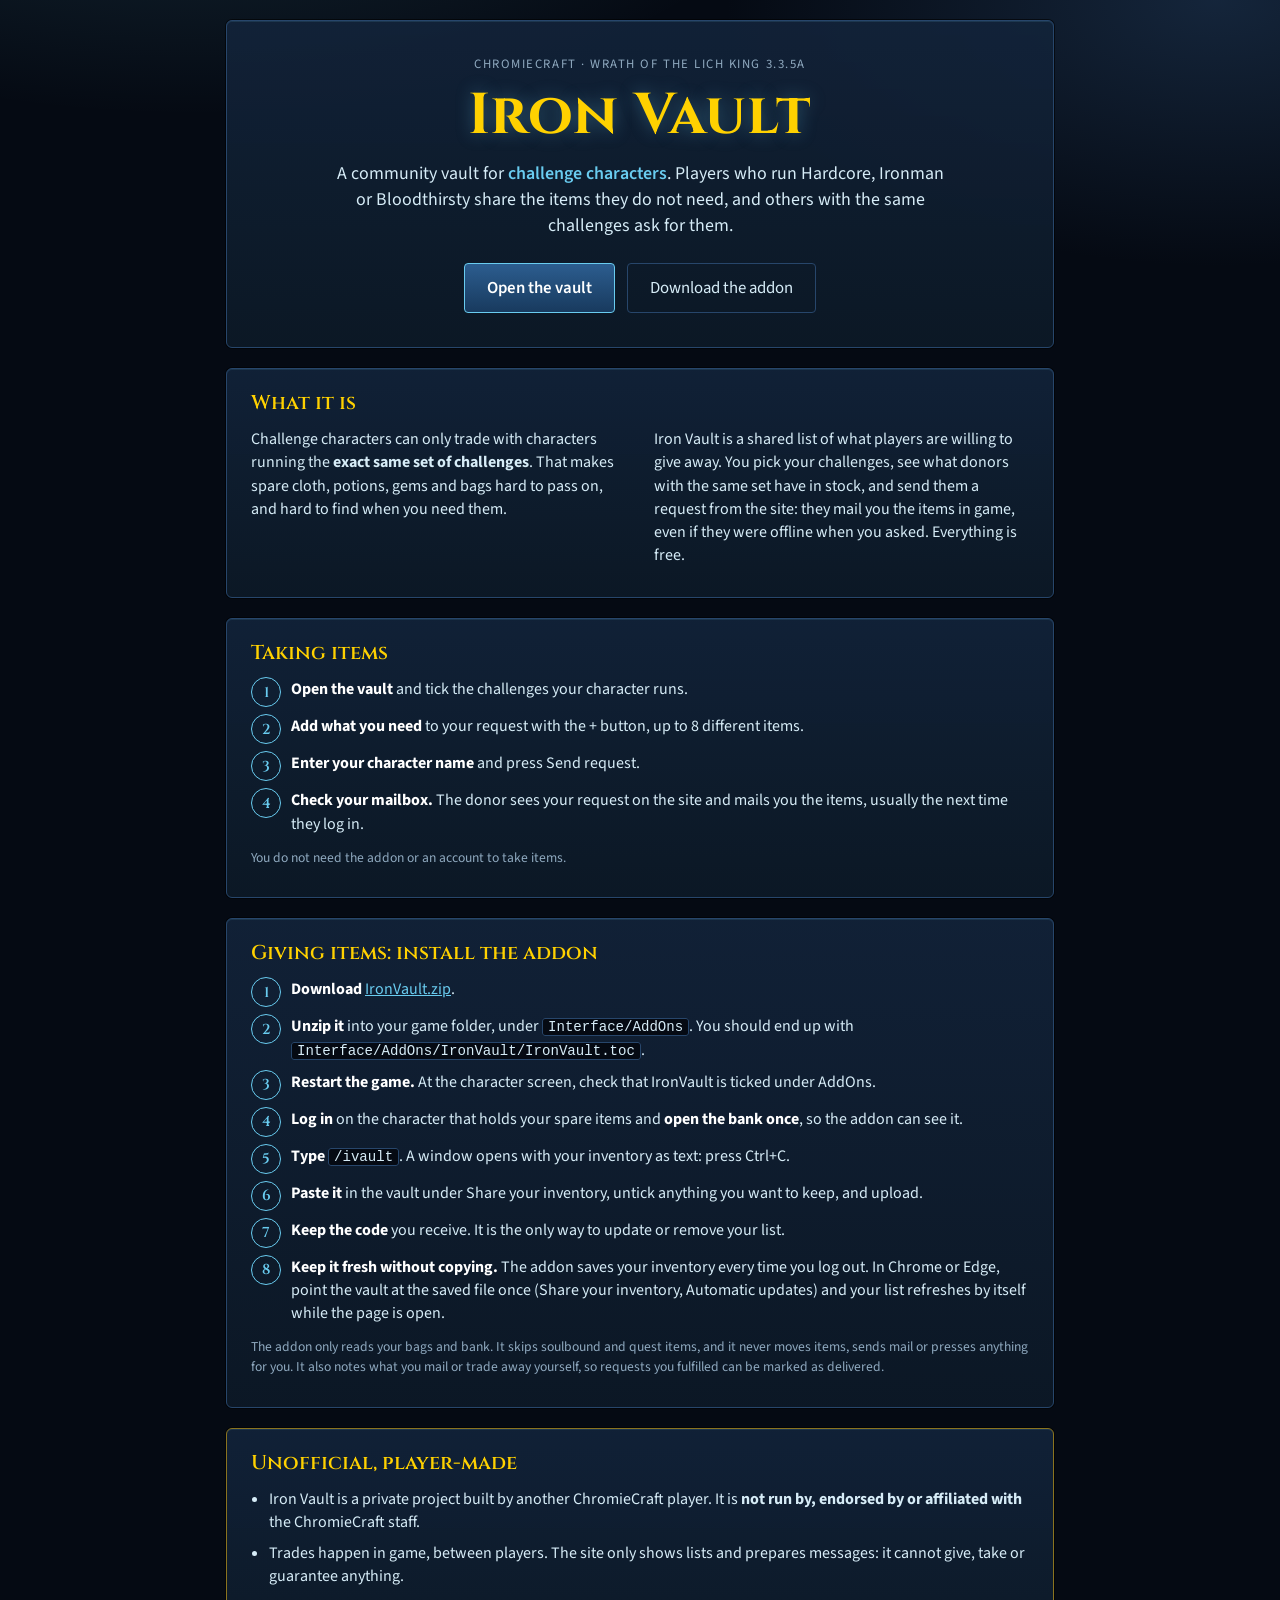
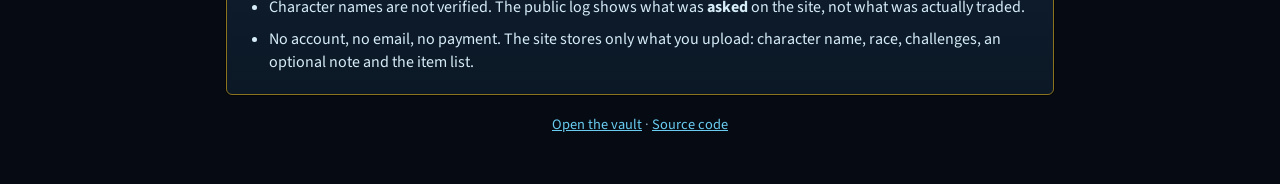
<file: index.html>
<!DOCTYPE html>
<html lang="en">
<head>
<meta charset="utf-8">
<meta name="viewport" content="width=device-width, initial-scale=1">
<meta name="theme-color" content="#050a13">
<meta name="description" content="Community vault for ChromieCraft challenge characters: browse what other players offer, or share your own spare items.">
<title>Iron Vault: community vault for ChromieCraft challenges</title>
<link rel="icon" href="favicon.ico" sizes="48x48">
<link rel="icon" href="icons/icon.svg" type="image/svg+xml">
<link rel="icon" href="icons/favicon-32.png" type="image/png" sizes="32x32">
<link rel="apple-touch-icon" href="icons/apple-touch-icon.png">
<link rel="preconnect" href="https://fonts.googleapis.com">
<link rel="preconnect" href="https://fonts.gstatic.com" crossorigin>
<link href="https://fonts.googleapis.com/css2?family=Cinzel:wght@600;700&family=Source+Sans+3:wght@400;600&display=swap" rel="stylesheet">
<style>
/* Layout idea: Northrend at night. Catalog column on the left, order panel pinned on the right,
   framed like a WotLK game tooltip. Single theme by choice. */
:root {
  color-scheme: dark;
  --abyss: #050a13;        /* page background, Icecrown night */
  --panel: #0c1826;        /* frames */
  --panel-2: #12233a;      /* raised rows */
  --steel: #27466b;        /* borders, saronite blue */
  --frost: #69ccf0;        /* accent, frost blue */
  --ice: #d6ecf7;          /* body text */
  --mist: #8fa9bf;         /* secondary text */
  --gold: #ffd100;         /* WoW heading yellow */
  --bad: #ff6b5e;
  --ok: #1eff00;
  --q0: #9d9d9d; --q1: #ffffff; --q2: #1eff00; --q3: #0070dd; --q4: #a335ee;
  --display: "Cinzel", "Palatino Linotype", Georgia, serif;
  --body: "Source Sans 3", "Segoe UI", system-ui, sans-serif;
}
* { box-sizing: border-box; }
html, body { margin: 0; }
body {
  background:
    radial-gradient(900px 420px at 15% -10%, rgba(105,204,240,.16), transparent 70%),
    radial-gradient(700px 380px at 95% 0%, rgba(39,70,107,.45), transparent 70%),
    var(--abyss);
  color: var(--ice);
  font: 16px/1.45 var(--body);
  min-height: 100%;
}
a { color: inherit; }
button, input, textarea { font: inherit; color: inherit; }
:focus-visible { outline: 2px solid var(--frost); outline-offset: 2px; }
.wrap { max-width: 1240px; margin: 0 auto; padding: 20px 16px 48px; display: flex; flex-direction: column; gap: 20px; }

header.top { display: flex; flex-wrap: wrap; align-items: flex-end; justify-content: space-between; gap: 16px;
  border-bottom: 1px solid var(--steel); padding-bottom: 16px; }
h1 { font: 700 2rem/1.1 var(--display); color: var(--gold); margin: 0; letter-spacing: .02em;
  text-shadow: 0 0 18px rgba(105,204,240,.35); text-wrap: balance; }
.sub { color: var(--mist); margin: 4px 0 0; }
.sub b { color: var(--frost); font-weight: 600; }
.stats { display: flex; flex-wrap: wrap; gap: 10px; align-items: center; }
.stat { background: var(--panel); border: 1px solid var(--steel); border-radius: 4px; padding: 6px 12px; font-variant-numeric: tabular-nums; }
.stat small { display: block; color: var(--mist); font-size: .75rem; text-transform: uppercase; letter-spacing: .06em; }
.pill { border: 1px solid var(--gold); color: var(--gold); border-radius: 999px; padding: 2px 10px; font-size: .8rem; }

.money { display: inline-flex; gap: 8px; align-items: center; font-variant-numeric: tabular-nums; }
.coin { display: inline-block; width: .8em; height: .8em; border-radius: 50%; margin-left: 3px; vertical-align: -1px;
  box-shadow: inset 0 0 0 1px rgba(0,0,0,.45); }
.coin.g { background: #f5c400; } .coin.s { background: #c7ccd1; } .coin.c { background: #c9772f; }

.cols { display: grid; grid-template-columns: minmax(0, 1fr) 340px; gap: 20px; align-items: start; }
@media (max-width: 900px) { .cols { grid-template-columns: minmax(0, 1fr); } }

.frame { background: linear-gradient(180deg, rgba(18,35,58,.9), rgba(12,24,38,.95)); border: 1px solid var(--steel);
  border-radius: 6px; box-shadow: 0 0 0 1px rgba(0,0,0,.6), inset 0 1px 0 rgba(105,204,240,.12); }
.catalog { display: flex; flex-direction: column; gap: 16px; }

details.how { padding: 12px 16px; }
details.how summary { cursor: pointer; font: 600 1.05rem var(--display); color: var(--gold); }
.how-grid { display: grid; grid-template-columns: repeat(auto-fit, minmax(220px, 1fr)); gap: 16px; margin-top: 12px; }
.how-grid h3 { font: 600 .95rem var(--display); color: var(--frost); margin: 0 0 6px; }
.how-grid p, .how-grid ol { margin: 0 0 8px; color: var(--ice); font-size: .95rem; }
.how-grid ol { padding-left: 1.1em; }

.search { width: 100%; background: var(--panel); border: 1px solid var(--steel); border-radius: 4px; padding: 10px 12px; }
.search::placeholder { color: var(--mist); }

section.cat h2 { font: 600 1.1rem var(--display); color: var(--gold); margin: 0 0 8px; display: flex; gap: 10px; align-items: baseline; }
section.cat h2 span { font: 400 .85rem var(--body); color: var(--mist); }
.grid { display: grid; grid-template-columns: repeat(auto-fill, minmax(250px, 1fr)); gap: 6px; }
.item { display: flex; align-items: center; gap: 10px; background: var(--panel); border: 1px solid transparent; border-radius: 4px; padding: 5px 6px; }
.item:hover { border-color: var(--steel); background: var(--panel-2); }
.item.out { opacity: .45; }
.tile { position: relative; flex: none; width: 40px; height: 40px; border-radius: 4px; background: #0a1220;
  border: 2px solid var(--q1); display: grid; place-items: center; text-decoration: none; }
.tile svg { width: 22px; height: 22px; fill: none; stroke: var(--frost); stroke-width: 1.7; stroke-linecap: round; stroke-linejoin: round; }
.tile img { width: 100%; height: 100%; display: block; border-radius: 2px; }
.mini { flex: none; width: 24px; height: 24px; display: grid; place-items: center; }
.mini img { width: 24px; height: 24px; border-radius: 3px; display: block; }
.mini svg { width: 18px; height: 18px; fill: none; stroke: var(--frost); stroke-width: 1.7; }
.tile .cnt { position: absolute; right: 2px; bottom: 0; font: 600 .72rem var(--body); color: #fff; text-shadow: 0 0 2px #000, 0 0 2px #000; font-variant-numeric: tabular-nums; }
.nm { flex: 1; min-width: 0; text-decoration: none; overflow-wrap: anywhere; line-height: 1.2; }
.nm:hover { text-decoration: underline; }
.q0 { color: var(--q0); } .q1 { color: var(--q1); } .q2 { color: var(--q2); } .q3 { color: var(--q3); } .q4 { color: var(--q4); }
.tile.q0 { border-color: var(--q0); } .tile.q1 { border-color: #c9d3dc; } .tile.q2 { border-color: var(--q2); } .tile.q3 { border-color: var(--q3); } .tile.q4 { border-color: var(--q4); }
.btn { background: linear-gradient(180deg, #2c5d8f, #183a5e); border: 1px solid var(--frost); border-radius: 4px; color: #fff;
  padding: 8px 14px; cursor: pointer; font-weight: 600; }
.btn:hover { background: linear-gradient(180deg, #3672ad, #1f4a76); }
.btn:disabled { opacity: .45; cursor: not-allowed; }
.btn.ghost { background: transparent; border-color: var(--steel); color: var(--ice); font-weight: 400; }
.btn.sm { padding: 0; width: 28px; height: 28px; flex: none; }
.empty { color: var(--mist); padding: 12px 0; }

aside.order { position: sticky; top: 12px; padding: 14px; display: flex; flex-direction: column; gap: 12px; }
@media (max-width: 900px) { aside.order { position: static; } }
aside.order h2, aside.order h3 { font-family: var(--display); color: var(--gold); margin: 0; }
aside.order h2 { font-size: 1.15rem; } aside.order h3 { font-size: .9rem; color: var(--frost); }
.lines { list-style: none; margin: 0; padding: 0; display: flex; flex-direction: column; gap: 6px; }
.line { display: flex; align-items: center; gap: 6px; background: var(--panel); border-radius: 4px; padding: 5px 6px; }
.line .nm { font-size: .95rem; }
.line .qty { width: 2.2em; text-align: center; font-variant-numeric: tabular-nums; }
.row { display: flex; gap: 8px; align-items: center; flex-wrap: wrap; }
.field { background: var(--abyss); border: 1px solid var(--steel); border-radius: 4px; padding: 7px 9px; min-width: 0; }
.field.num { width: 5em; }
.field.full { width: 100%; }
label { color: var(--mist); font-size: .85rem; }
.notice { border-left: 3px solid var(--bad); background: rgba(255,107,94,.1); padding: 6px 10px; border-radius: 0 4px 4px 0; font-size: .92rem; }
.notice.ok { border-color: var(--ok); background: rgba(30,255,0,.08); }
.hint { color: var(--mist); font-size: .85rem; margin: 0; }

details.banker { padding: 12px 16px; }
details.banker summary { cursor: pointer; font: 600 1rem var(--display); color: var(--frost); }
details.banker textarea { width: 100%; min-height: 110px; margin: 10px 0; font: .85rem/1.35 ui-monospace, Consolas, monospace; }

dialog { background: var(--panel); color: var(--ice); border: 1px solid var(--frost); border-radius: 6px; padding: 18px; width: min(520px, calc(100vw - 32px)); }
dialog::backdrop { background: rgba(2,6,12,.75); }
dialog h2 { font: 700 1.2rem var(--display); color: var(--gold); margin: 0 0 8px; }
dialog pre { background: var(--abyss); border: 1px solid var(--steel); border-radius: 4px; padding: 10px; white-space: pre-wrap; overflow-wrap: anywhere; max-height: 40vh; overflow: auto; font: .88rem/1.4 ui-monospace, Consolas, monospace; }
@media (prefers-reduced-motion: no-preference) { .item, .btn { transition: background .12s, border-color .12s; } }

.pick { padding: 12px 16px; display: flex; flex-wrap: wrap; align-items: center; gap: 10px 18px; }
.pick h2 { font: 600 1.05rem var(--display); color: var(--gold); margin: 0; }
.pick .hint { flex-basis: 100%; }
.chips { display: flex; flex-wrap: wrap; gap: 8px; }
.chip { display: inline-flex; align-items: center; gap: 6px; border: 1px solid var(--steel); border-radius: 999px; padding: 5px 12px;
  background: var(--panel); color: var(--ice); font-size: .95rem; cursor: pointer; }
.chip:has(input:checked) { border-color: var(--frost); background: #173a5c; color: #fff; }
.chip input { accent-color: var(--frost); margin: 0; }
.holders { color: var(--mist); font-size: .78rem; white-space: nowrap; }
.line { flex-wrap: wrap; }
.line .nm { flex: 1 1 120px; }
.line select { flex: 1 1 100%; background: var(--abyss); color: var(--ice); border: 1px solid var(--steel); border-radius: 4px; padding: 4px 6px; font-size: .85rem; min-width: 0; }
.line .from { flex: 1 1 100%; color: var(--mist); font-size: .85rem; }
details.share { padding: 12px 16px; }
details.share summary { cursor: pointer; font: 600 1.05rem var(--display); color: var(--gold); }
details.share textarea { width: 100%; min-height: 110px; margin: 10px 0; font: .85rem/1.35 ui-monospace, Consolas, monospace; }
#sharePrep { display: flex; flex-direction: column; gap: 12px; margin-top: 14px; }
#sharePrep[hidden] { display: none; }
#sharePrep p { margin: 0; }
.fields { display: grid; grid-template-columns: repeat(auto-fit, minmax(220px, 1fr)); gap: 12px; }
.preview { max-height: 280px; overflow: auto; border: 1px solid var(--steel); border-radius: 4px; background: var(--abyss); padding: 6px; display: grid; grid-template-columns: repeat(auto-fill, minmax(230px, 1fr)); gap: 2px 10px; }
.preview label { display: flex; gap: 6px; align-items: baseline; color: var(--ice); font-size: .9rem; padding: 2px 4px; border-radius: 3px; }
.preview label:hover { background: var(--panel-2); }
.preview .n { color: var(--mist); font-variant-numeric: tabular-nums; min-width: 2.2em; text-align: right; }
.codebox { border: 1px solid var(--gold); border-radius: 4px; padding: 10px 12px; background: rgba(255,209,0,.07); }
.codebox b { font: 700 1.25rem ui-monospace, Consolas, monospace; color: var(--gold); letter-spacing: .06em; }
#shareMsg { margin-top: 12px; display: flex; flex-direction: column; gap: 8px; }
.req { border-top: 1px solid var(--steel); padding: 10px 0; }
.req h3 { font: 600 1rem var(--display); color: var(--frost); margin: 0 0 4px; }
.req pre { margin: 6px 0; }

/* ---------- navigation, race icons, request log ---------- */
.nav { display: flex; gap: 14px; margin-top: 6px; font-size: .9rem; }
.nav a { color: var(--frost); text-decoration: none; }
.nav a:hover { text-decoration: underline; }
.race { flex: none; width: 22px; height: 22px; border-radius: 50%; border: 1px solid var(--steel); background: #0a1220; display: inline-grid;
  place-items: center; overflow: hidden; vertical-align: middle; font: 600 .7rem var(--body); color: var(--mist); }
.race img { width: 100%; height: 100%; display: block; }
.who { display: inline-flex; align-items: center; gap: 6px; font-weight: 600; white-space: nowrap; }
.pair { display: grid; grid-template-columns: 1fr 1fr; gap: 8px; }
select.field { appearance: auto; }
section.log { padding: 12px 16px; }
section.log[hidden] { display: none; }
section.log h2 { font: 600 1.05rem var(--display); color: var(--gold); margin: 0 0 2px; }
.log-list { list-style: none; margin: 10px 0 0; padding: 0; display: flex; flex-direction: column; gap: 6px; }
.log-row { background: var(--panel); border-radius: 4px; padding: 7px 9px; display: flex; flex-direction: column; gap: 5px; }
.log-head { display: flex; flex-wrap: wrap; align-items: center; gap: 4px 8px; }
.log-head .arrow { color: var(--mist); }
.log-head time { color: var(--mist); font-size: .82rem; margin-left: auto; }
.log-items { display: flex; flex-wrap: wrap; gap: 4px 12px; font-size: .9rem; }
.log-items span { display: inline-flex; align-items: center; gap: 5px; }
.log-items .mini { width: 18px; height: 18px; }
.log-items .mini img { width: 18px; height: 18px; }
.log-items .mini svg { width: 14px; height: 14px; }

/* ---------- landing page ---------- */
.land { max-width: 860px; }
.hero { padding: 34px 28px; text-align: center; }
.hero h1 { font-size: clamp(2.4rem, 7vw, 3.6rem); }
.kicker { color: var(--mist); text-transform: uppercase; letter-spacing: .12em; font-size: .8rem; margin: 0 0 10px; }
.lead { color: var(--ice); font-size: 1.12rem; max-width: 620px; margin: 14px auto 0; text-wrap: pretty; }
.lead b { color: var(--frost); font-weight: 600; }
.cta { justify-content: center; margin-top: 24px; gap: 12px; }
.btn.big { padding: 12px 22px; font-size: 1.05rem; text-decoration: none; display: inline-block; }
.block { padding: 20px 24px; }
.block h2 { font: 600 1.25rem var(--display); color: var(--gold); margin: 0 0 12px; }
.block p { margin: 0 0 10px; }
.block a { color: var(--frost); }
.block code, .how-grid code, .hint code { background: var(--abyss); border: 1px solid var(--steel); border-radius: 3px; padding: 0 5px; font: .88em ui-monospace, Consolas, monospace; overflow-wrap: anywhere; }
.two { display: grid; grid-template-columns: repeat(auto-fit, minmax(260px, 1fr)); gap: 8px 28px; }
.steps { margin: 0 0 12px; padding: 0; list-style: none; counter-reset: s; display: flex; flex-direction: column; gap: 9px; }
.steps li { counter-increment: s; position: relative; padding-left: 40px; min-height: 28px; }
.steps li::before { content: counter(s); position: absolute; left: 0; top: -1px; width: 28px; height: 28px; border-radius: 50%;
  border: 1px solid var(--frost); color: var(--frost); display: grid; place-items: center; font: 600 .9rem var(--display); }
.steps b { color: #fff; }
.warn { border-color: #8a7420; }
.plain { margin: 0; padding-left: 1.1em; display: flex; flex-direction: column; gap: 8px; }
.foot { text-align: center; color: var(--mist); font-size: .9rem; margin: 0; }
.foot a { color: var(--frost); }

/* Right column: the request box with the request log under it. The column stays in view; the log scrolls inside it. */
.side { position: sticky; top: 12px; display: flex; flex-direction: column; gap: 16px; max-height: calc(100vh - 24px); min-width: 0; }
.side aside.order { position: static; flex: none; }
.side section.log { flex: 1 1 auto; min-height: 120px; display: flex; flex-direction: column; padding: 12px 14px; }
.side .log-list { overflow: auto; min-height: 0; }
.side .log-head { font-size: .92rem; }
.side .log-head time { flex-basis: 100%; margin-left: 28px; }
.side .log-items { font-size: .85rem; }
@media (max-width: 900px) { .side { position: static; max-height: none; } .side .log-list { max-height: 420px; } }
@media (max-height: 640px) { .side { position: static; max-height: none; } .side .log-list { max-height: 420px; } }

/* ---------- ChromieCraft API: character card, online dot, fallen donors, landing numbers ---------- */
.ccard { display: flex; flex-wrap: wrap; align-items: center; gap: 4px 10px; margin-top: 6px; padding: 6px 9px; border-radius: 4px;
  background: var(--panel); border-left: 3px solid var(--frost); font-size: .9rem; }
.ccard[hidden] { display: none; }
.ccard.warn { border-color: var(--gold); color: var(--ice); }
.cc-sub { color: var(--mist); }
.dot { display: inline-block; width: 8px; height: 8px; border-radius: 50%; background: var(--ok); box-shadow: 0 0 6px rgba(30,255,0,.7);
  margin: 0 5px 0 0; vertical-align: 1px; flex: none; }
.who .dot { margin: 0 0 0 2px; }
.fallen { margin: 0 0 10px; }
.live { display: grid; grid-template-columns: repeat(auto-fit, minmax(170px, 1fr)); gap: 8px; }
.live div { background: var(--panel); border: 1px solid var(--steel); border-radius: 4px; padding: 8px 12px; }
.live b { display: block; font: 600 1.4rem var(--display); color: var(--frost); font-variant-numeric: tabular-nums; }
.live span { display: block; color: var(--ice); font-size: .92rem; }
.live small { color: var(--mist); }
section[hidden] { display: none; }

/* Back to top: appears once the page is scrolled. */
.totop { position: fixed; right: 16px; bottom: 16px; z-index: 20; padding: 9px 14px; border-radius: 999px; box-shadow: 0 4px 14px rgba(0,0,0,.6); }
.totop[hidden] { display: none; }

/* Share your inventory: a dialog in the foreground, opened from the right column. */
.btn.wide { width: 100%; flex: none; }
dialog.share { width: min(880px, calc(100vw - 32px)); max-height: calc(100vh - 32px); overflow: auto; padding: 18px 20px; }
dialog.share textarea { width: 100%; min-height: 110px; margin: 10px 0; font: .85rem/1.35 ui-monospace, Consolas, monospace; }
.dlg-head { display: flex; align-items: center; justify-content: space-between; gap: 12px; margin-bottom: 6px; }
.dlg-head h2 { margin: 0; }

/* Search box with the donor filter next to it. */
.tools { display: flex; flex-wrap: wrap; gap: 10px; align-items: stretch; margin-bottom: 16px; }
.tools .search { flex: 1 1 240px; margin: 0; }
.tools select { flex: 0 1 240px; min-width: 170px; }
.tools select[hidden] { display: none; }

/* Donor inbox: requests waiting for the visitor's own characters, above the request box. */
.side section.inbox { flex: none; display: block; min-height: 0; max-height: 46vh; overflow: auto; border-color: var(--gold); }
.side section.inbox .log-list { overflow: visible; }
.inbox .log-list[hidden] { display: none; }
.inbox details { margin-top: 8px; }
.inbox details[hidden] { display: none; }
.inbox summary { cursor: pointer; color: var(--frost); font-size: .9rem; }
.inbox details .pair { margin: 8px 0; }
.inbox .log-row .row { margin: 0; gap: 8px; align-items: center; }
.inbox #inboxMsg { margin-top: 8px; }
.btn.xs { padding: 4px 12px; font-size: .88rem; flex: none; }
.badge { display: inline-block; min-width: 1.5em; padding: 0 6px; border-radius: 999px; background: var(--gold); color: #1a1200;
  font: 700 .8rem/1.5 var(--body); text-align: center; vertical-align: 2px; }
.badge[hidden] { display: none; }
.tag { border: 1px solid var(--steel); border-radius: 999px; padding: 0 8px; font-size: .75rem; color: var(--mist); }
.tag.ok { border-color: var(--ok); color: var(--ok); }
.side section.inbox[hidden] { display: none; }
.log-row .row { margin: 0; gap: 8px; align-items: center; }

/* Automatic updates from the addon's saved file. */
details.auto { margin: 4px 0 12px; border: 1px solid var(--steel); border-radius: 4px; padding: 8px 12px; background: var(--panel); }
details.auto summary { cursor: pointer; color: var(--frost); font-weight: 600; }
details.auto p { margin: 8px 0; }
.side .sync { margin: -8px 0 0; font-size: .85rem; }
.side .sync[hidden] { display: none; }

/* Share your inventory: the gold call to action at the top of the right column. */
.btn.gold { background: linear-gradient(180deg, #ffd95a, #c79a00); border-color: #ffe58a; color: #1a1200; font: 700 1.08rem var(--display);
  padding: 12px 16px; box-shadow: 0 0 0 1px rgba(0,0,0,.5), 0 0 14px rgba(255,209,0,.28); }
.btn.gold:hover { background: linear-gradient(180deg, #ffe37a, #d8a900); }
.btn.gold small { display: block; font: 400 .82rem var(--body); color: #3a2c00; margin-top: 2px; }

/* Class icon next to the race portrait, and the donor cards above the catalog. */
.cls { flex: none; width: 22px; height: 22px; border-radius: 4px; border: 1px solid var(--steel); overflow: hidden; display: inline-block; vertical-align: middle; }
.cls img { width: 100%; height: 100%; display: block; }
.donors { display: flex; flex-wrap: wrap; gap: 8px; margin-bottom: 12px; max-height: 232px; overflow: auto; }
.donors[hidden] { display: none; }
.donor { display: flex; align-items: center; gap: 10px; text-align: left; background: var(--panel); border: 1px solid var(--steel); border-radius: 6px;
  padding: 8px 12px; color: var(--ice); font: inherit; cursor: pointer; min-width: 0; }
.donor:hover:not(:disabled) { border-color: var(--frost); }
.donor:disabled { cursor: default; }
.donor[aria-pressed="true"] { border-color: var(--gold); background: #1a2c44; box-shadow: 0 0 0 1px var(--gold) inset; }
.donor .faces { display: flex; gap: 4px; flex: none; }
.donor .race, .donor .cls { width: 32px; height: 32px; }
.donor .dtext { display: flex; flex-direction: column; min-width: 0; }
.donor b { font-weight: 600; color: #fff; }
.donor small { color: var(--mist); font-size: .8rem; line-height: 1.3; }
.donor .dnote { font-style: italic; overflow: hidden; text-overflow: ellipsis; white-space: nowrap; max-width: 240px; }
.donor.all { flex-direction: column; align-items: flex-start; justify-content: center; gap: 0; }

/* Request sent: one block per donor with the items. */
#requests .req .log-items { margin-top: 6px; }
#requests .req.failed h3 { color: #ff8a7a; }

/* Recent requests: All / Mine switch. */
.seg { display: inline-flex; align-self: flex-start; width: max-content; border: 1px solid var(--steel); border-radius: 999px; overflow: hidden; margin: 4px 0 6px; }
.seg button { background: none; border: 0; color: var(--mist); font: inherit; font-size: .85rem; padding: 3px 12px; cursor: pointer; }
.seg button + button { border-left: 1px solid var(--steel); }
.seg button[aria-pressed="true"] { background: var(--gold); color: #1a1200; font-weight: 600; }
/* Request box: warning for a donor list not refreshed for a week. */
.line .stale { flex-basis: 100%; color: #e8b04a; font-size: .8rem; }
.side section.log > :not(.log-list) { flex: none; }
/* When the inbox and the request box fill the column, the log keeps room for a few rows and the column scrolls. */
.side { overflow-y: auto; overscroll-behavior: contain; }
.side section.log { min-height: 280px; flex-shrink: 0; flex-basis: auto; }
.side section.log:last-child { flex-grow: 1; }

/* Wanted: items players look for, under the catalog. */
section.wanted { padding: 12px 16px; margin-top: 8px; }
section.wanted[hidden] { display: none; }
section.wanted h2 { font: 600 1.15rem var(--display); color: var(--gold); margin: 0 0 2px; }
.wanted .log-list { max-height: 360px; overflow: auto; }
.want .wname { color: #fff; font-weight: 600; text-decoration: none; }
.want .wname:hover { text-decoration: underline; }
.want.instock { border-left: 3px solid var(--ok); }
.want .row { margin: 4px 0 0; gap: 8px; align-items: center; flex-wrap: wrap; }
.wanted details { margin-top: 10px; }
.wanted summary { cursor: pointer; color: var(--frost); font-weight: 600; }
.want-fields { display: grid; grid-template-columns: 2fr 2fr 70px; gap: 8px; margin: 8px 0; }
@media (max-width: 700px) { .want-fields { grid-template-columns: 1fr; } }
#wantMsg { margin-top: 8px; }
.item .tag.want { border-color: #e8b04a; color: #e8b04a; font-size: .7rem; padding: 0 6px; }
</style>
</head>
<body>
<div class="wrap land">
  <header class="hero frame">
    <p class="kicker">ChromieCraft · Wrath of the Lich King 3.3.5a</p>
    <h1>Iron Vault</h1>
    <p class="lead">A community vault for <b>challenge characters</b>. Players who run Hardcore, Ironman or Bloodthirsty share the items they do not need, and others with the same challenges ask for them.</p>
    <div class="row cta">
      <a class="btn big" href="vault.html">Open the vault</a>
      <a class="btn ghost big" href="IronVault.zip" download>Download the addon</a>
    </div>
  </header>

  <section class="frame block" aria-labelledby="whatTitle">
    <h2 id="whatTitle">What it is</h2>
    <div class="two">
      <p>Challenge characters can only trade with characters running the <b>exact same set of challenges</b>. That makes spare cloth, potions, gems and bags hard to pass on, and hard to find when you need them.</p>
      <p>Iron Vault is a shared list of what players are willing to give away. You pick your challenges, see what donors with the same set have in stock, and send them a request from the site: they mail you the items in game, even if they were offline when you asked. Everything is free.</p>
    </div>
  </section>

  <section class="frame block" id="live" aria-labelledby="liveTitle" hidden>
    <h2 id="liveTitle">Challenges on ChromieCraft right now</h2>
    <div class="live" id="liveGrid"></div>
    <p class="hint">Characters still in the running, from ChromieCraft's own leaderboard. You can only trade inside your own group.</p>
  </section>

  <section class="frame block" aria-labelledby="takeTitle">
    <h2 id="takeTitle">Taking items</h2>
    <ol class="steps">
      <li><b>Open the vault</b> and tick the challenges your character runs.</li>
      <li><b>Add what you need</b> to your request with the + button, up to 8 different items.</li>
      <li><b>Enter your character name</b> and press Send request.</li>
      <li><b>Check your mailbox.</b> The donor sees your request on the site and mails you the items, usually the next time they log in.</li>
    </ol>
    <p class="hint">You do not need the addon or an account to take items.</p>
  </section>

  <section class="frame block" aria-labelledby="giveTitle">
    <h2 id="giveTitle">Giving items: install the addon</h2>
    <ol class="steps">
      <li><b>Download</b> <a href="IronVault.zip" download>IronVault.zip</a>.</li>
      <li><b>Unzip it</b> into your game folder, under <code>Interface/AddOns</code>. You should end up with <code>Interface/AddOns/IronVault/IronVault.toc</code>.</li>
      <li><b>Restart the game.</b> At the character screen, check that IronVault is ticked under AddOns.</li>
      <li><b>Log in</b> on the character that holds your spare items and <b>open the bank once</b>, so the addon can see it.</li>
      <li><b>Type</b> <code>/ivault</code>. A window opens with your inventory as text: press Ctrl+C.</li>
      <li><b>Paste it</b> in the vault under Share your inventory, untick anything you want to keep, and upload.</li>
      <li><b>Keep the code</b> you receive. It is the only way to update or remove your list.</li>
      <li><b>Keep it fresh without copying.</b> The addon saves your inventory every time you log out. In Chrome or Edge, point the vault at the saved file once (Share your inventory, Automatic updates) and your list refreshes by itself while the page is open.</li>
    </ol>
    <p class="hint">The addon only reads your bags and bank. It skips soulbound and quest items, and it never moves items, sends mail or presses anything for you. It also notes what you mail or trade away yourself, so requests you fulfilled can be marked as delivered.</p>
  </section>

  <section class="frame block warn" aria-labelledby="aboutTitle">
    <h2 id="aboutTitle">Unofficial, player-made</h2>
    <ul class="plain">
      <li>Iron Vault is a private project built by another ChromieCraft player. It is <b>not run by, endorsed by or affiliated with</b> the ChromieCraft staff.</li>
      <li>Trades happen in game, between players. The site only shows lists and prepares messages: it cannot give, take or guarantee anything.</li>
      <li>Character names are not verified. The public log shows what was <b>asked</b> on the site, not what was actually traded.</li>
      <li>No account, no email, no payment. The site stores only what you upload: character name, race, challenges, an optional note and the item list.</li>
    </ul>
  </section>

  <p class="foot"><a href="vault.html">Open the vault</a> · <a href="https://github.com/9z6yrstjps-max/ironvault" rel="noopener">Source code</a></p>
</div>

<script src="config.js"></script>
<script>
(function () {
  'use strict';
  // Live numbers from ChromieCraft's public API. If it does not answer, the section simply stays hidden.
  var api = String((window.IRONVAULT_CONFIG || {}).chromieApi || '').replace(/\/+$/, '');
  if (!api) return;
  var NAMES = [[1, 'Hardcore'], [2, 'Ironman'], [4, 'Bloodthirsty']];
  function label(mask) { return NAMES.filter(function (m) { return mask & m[0]; }).map(function (m) { return m[1]; }).join(' + '); }
  function show(rows) {
    if (!Array.isArray(rows) || !rows.length) return;
    var grid = document.getElementById('liveGrid');
    rows.filter(function (r) { return r.challenge >= 1 && r.challenge <= 7; })
      .sort(function (a, b) { return (+b.active || 0) - (+a.active || 0); })
      .forEach(function (r) {
        var d = document.createElement('div'), b = document.createElement('b'), s = document.createElement('span'), m = document.createElement('small');
        b.textContent = (+r.active || 0).toLocaleString('en');
        s.textContent = label(+r.challenge);
        m.textContent = (+r.completed || 0).toLocaleString('en') + ' completed · ' + (+r.dead || 0).toLocaleString('en') + ' fallen';
        d.appendChild(b); d.appendChild(s); d.appendChild(m); grid.appendChild(d);
      });
    if (grid.children.length) document.getElementById('live').hidden = false;
  }
  var key = 'ivcc:stats', hit = null;
  try { hit = JSON.parse(sessionStorage.getItem(key) || 'null'); } catch (e) {}
  if (hit && Date.now() - hit.t < 15 * 6e4) return show(hit.d);
  fetch(api + '/characters/challenge_modes/stats').then(function (r) { if (!r.ok) throw 0; return r.json(); }).then(function (d) {
    try { sessionStorage.setItem(key, JSON.stringify({ t: Date.now(), d: d })); } catch (e) {}
    show(d);
  }).catch(function () {});
})();
</script>
</body>
</html>
</file>
